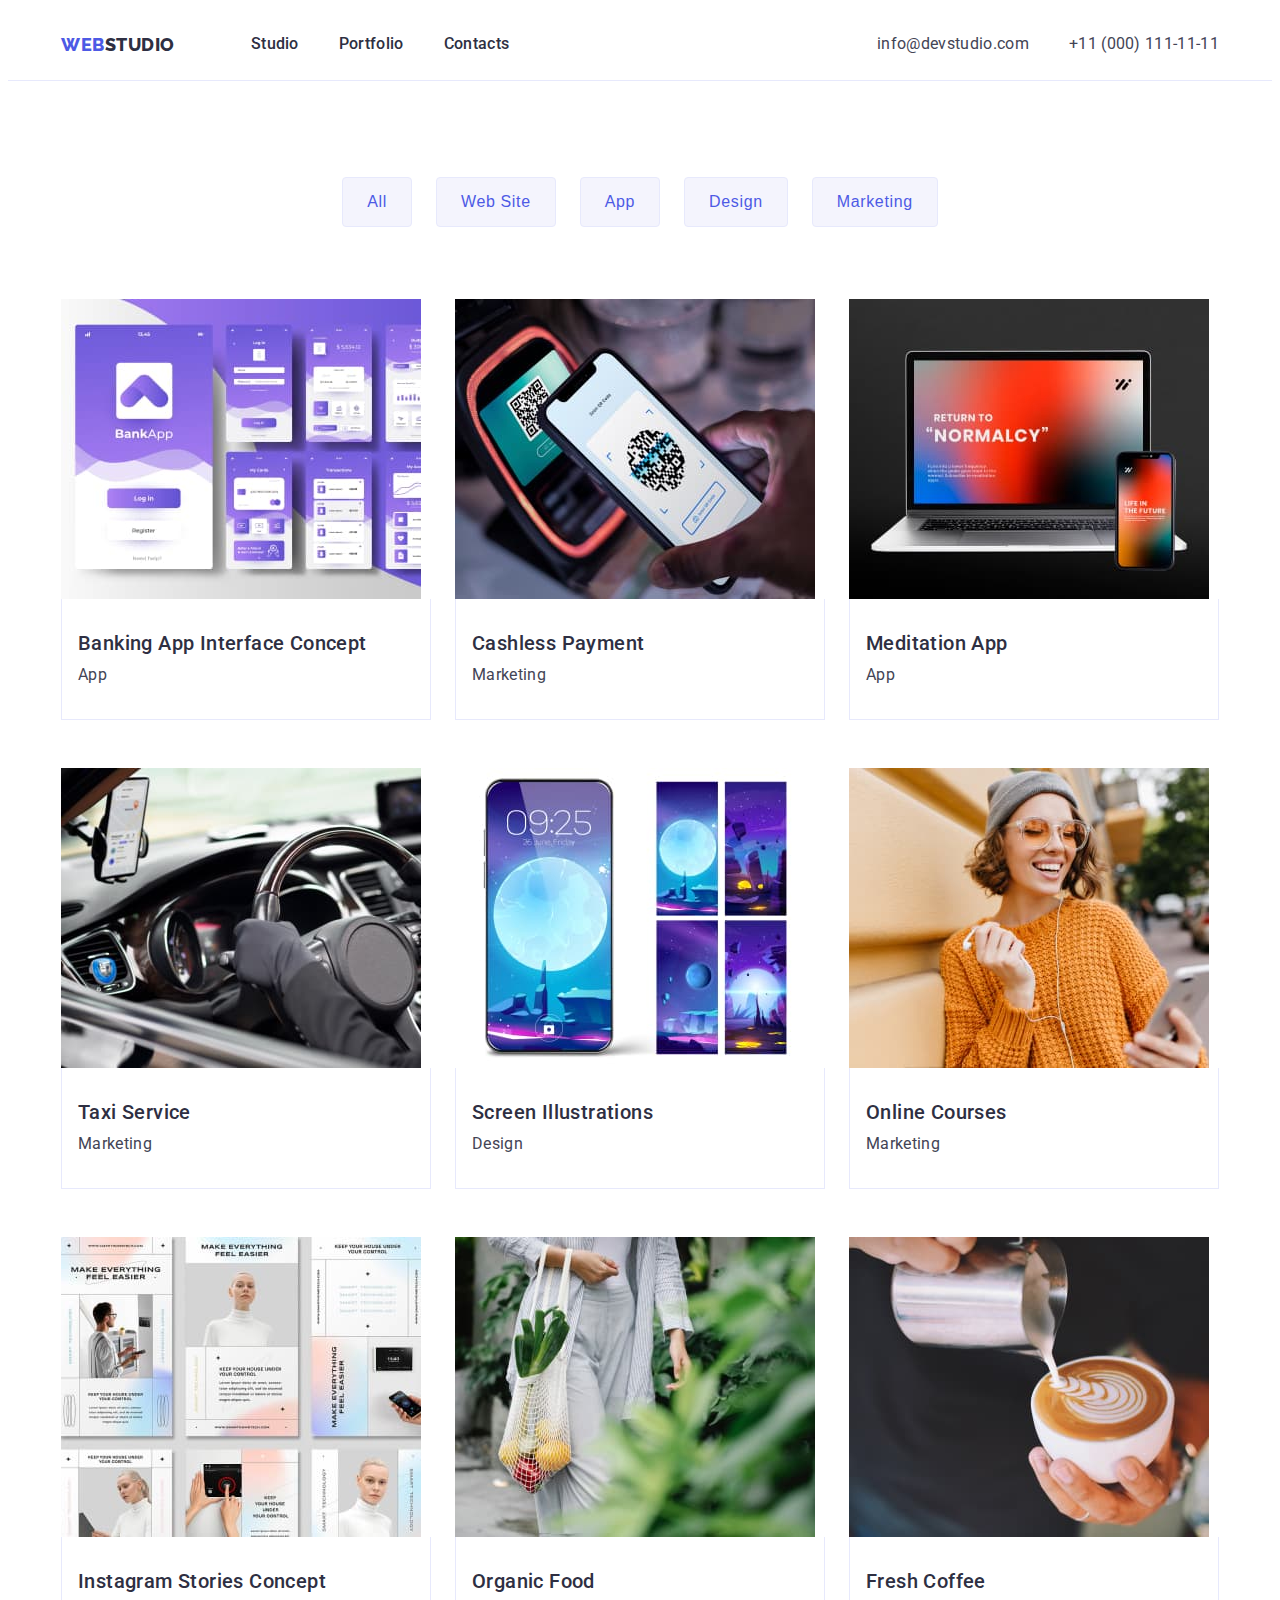
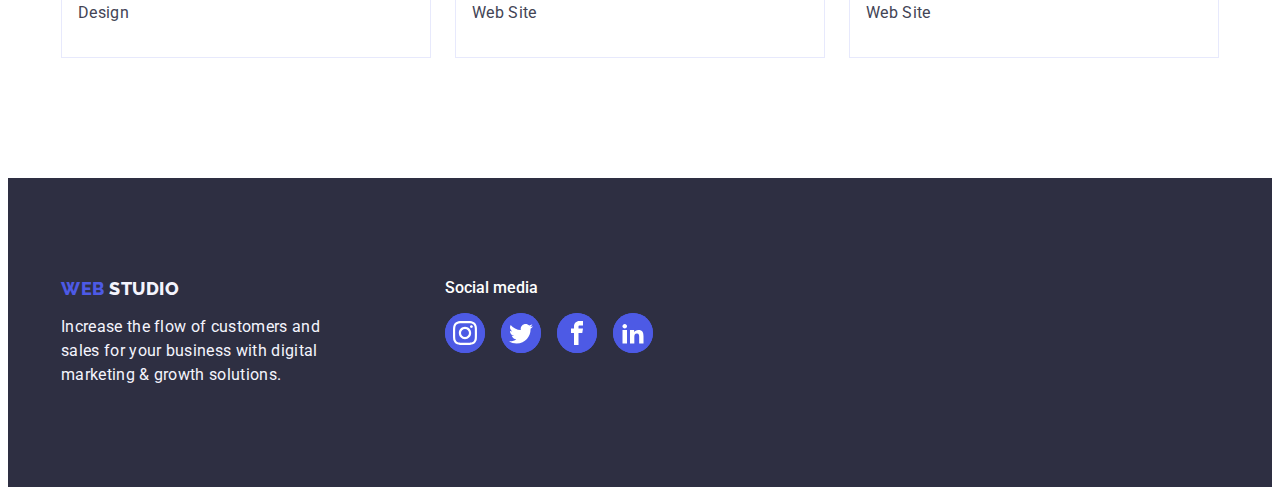
<file: portfolio.html>
<!DOCTYPE html>
<html lang="en">
  <head>
    <link rel="stylesheet" href="css/styles.css" />
    <link rel="preconnect" href="https://fonts.googleapis.com" />
    <link rel="preconnect" href="https://fonts.gstatic.com" crossorigin />
    <link
      href="https://fonts.googleapis.com/css2?family=Raleway:wght@800&family=Roboto:wght@400;500;700;900&display=swap"
      rel="stylesheet"
    />
    <link
      rel="stylesheet"
      href="https://cdnjs.cloudflare.com/ajax/libs/modern-normalize/2.0.0/modern-normalize.min.css"
      integrity="sha512-4xo8blKMVCiXpTaLzQSLSw3KFOVPWhm/TRtuPVc4WG6kUgjH6J03IBuG7JZPkcWMxJ5huwaBpOpnwYElP/m6wg=="
      crossorigin="anonymous"
      referrerpolicy="no-referrer"
    />
    <meta charset="UTF-8" />
    <meta http-equiv="X-UA-Compatible" content="IE=edge" />
    <meta name="viewport" content="width=device-width, initial-scale=1.0" />
    <title>Portfolio - WebStudio</title>
  </head>

  <body>
    <header class="header-line">
      <div class="container top-line">
        <nav class="navigation">
          <a href="./index.html" class="logo">
            <span class="logo-accent">Web</span><span>Studio</span>
          </a>
          <ul class="top-menu">
            <li><a href="./index.html" class="nav-link link">Studio</a></li>
            <li>
              <a href="./portfolio.html" class="nav-link link">Portfolio</a>
            </li>
            <li><a href="" class="nav-link link">Contacts</a></li>
          </ul>
        </nav>
        <address>
          <ul class="contacts">
            <li>
              <a href="mailto:info@devstudio.com" class="contact-link link"
                >info@devstudio.com</a
              >
            </li>
            <li>
              <a href="tel:+110001111111" class="contact-link link"
                >+11 (000) 111-11-11</a
              >
            </li>
          </ul>
        </address>
      </div>
    </header>

    <main>
      <section class="portfolio-section">
        <div class="container">
          <h1 class="visually-hidden">Portfolio Page</h1>
          <ul class="filters">
            <li><button type="button" class="filter-button">All</button></li>
            <li>
              <button type="button" class="filter-button">Web Site</button>
            </li>
            <li><button type="button" class="filter-button">App</button></li>
            <li><button type="button" class="filter-button">Design</button></li>
            <li>
              <button type="button" class="filter-button">Marketing</button>
            </li>
          </ul>

          <ul class="projects-list">
            <li>
              <img
                class="img"
                src="./images/picture/bankapp.jpg"
                alt="screens of banking mobilephone aplication "
                width="360"
                height="300"
              />
              <div class="card-description">
                <h3 class="project-name">Banking App Interface Concept</h3>
                <p class="project-type">App</p>
              </div>
            </li>
            <li>
              <img
                class="img"
                src="./images/picture/phoneone.jpg"
                alt="payment by mobile phone"
                width="360"
                height="300"
              />
              <div class="card-description">
                <h3 class="project-name">Cashless Payment</h3>
                <p class="project-type">Marketing</p>
              </div>
            </li>
            <li>
              <img
                class="img"
                src="./images/picture/laptop.jpg"
                alt="laptop and mobile phone with the same app on screen"
                width="360"
                height="300"
              />
              <div class="card-description">
                <h3 class="project-name">Meditation App</h3>
                <p class="project-type">App</p>
              </div>
            </li>
            <li>
              <img
                class="img"
                src="./images/picture/interiorcar.jpg"
                alt="interior of car"
                width="360"
                height="300"
              />
              <div class="card-description">
                <h3 class="project-name">Taxi Service</h3>
                <p class="project-type">Marketing</p>
              </div>
            </li>
            <li>
              <img
                class="img"
                src="./images/picture/phone2.jpg"
                alt="5 phone wallpapers"
                width="360"
                height="300"
              />
              <div class="card-description">
                <h3 class="project-name">Screen Illustrations</h3>
                <p class="project-type">Design</p>
              </div>
            </li>
            <li>
              <img
                class="img"
                src="./images/picture/women1.jpg"
                alt="happy woman look at the phone"
                width="360"
                height="300"
              />
              <div class="card-description">
                <h3 class="project-name">Online Courses</h3>
                <p class="project-type">Marketing</p>
              </div>
            </li>
            <li>
              <img
                class="img"
                src="./images/picture/picturetwo.jpg"
                alt="some screenshots of instagram stories"
                width="360"
                height="300"
              />
              <div class="card-description">
                <h3 class="project-name">Instagram Stories Concept</h3>
                <p class="project-type">Design</p>
              </div>
            </li>
            <li>
              <img
                class="img"
                src="images/picture/pictureone.jpg"
                alt="fruit in a net held by a woman"
                width="360"
                height="300"
              />
              <div class="card-description">
                <h3 class="project-name">Organic Food</h3>
                <p class="project-type">Web Site</p>
              </div>
            </li>
            <li>
              <img
                class="img"
                src="images/picture/cofee.jpg"
                alt="making a pattern on coffee close-up"
                width="360"
                height="300"
              />
              <div class="card-description">
                <h3 class="project-name">Fresh Coffee</h3>
                <p class="project-type">Web Site</p>
              </div>
            </li>
          </ul>
        </div>
      </section>
    </main>

    <footer class="footer-bg">
      <div class="container footer-wrapper">
        <div>
          <a href="./index.html" class="footer-logo">
            <span class="logo-accent">Web</span>
            <span class="logo-accent-white">Studio</span>
          </a>
          <p class="footer-slogan">
            Increase the flow of customers and sales for your business with
            digital marketing & growth solutions.
          </p>
        </div>
        <div class="footer-social">
          <span class="footer-social-title">Social media</span>
          <ul class="footer-social-icons">
            <li>
              <a href="" class="social-icon-footer">
                <svg width="24px" height="24px">
                  <use href="./images/icons.svg#icon-instagram"></use>
                </svg>
              </a>
            </li>
            <li>
              <a href="" class="social-icon-footer">
                <svg width="24px" height="24px">
                  <use href="./images/icons.svg#icon-twitter"></use>
                </svg>
              </a>
            </li>
            <li>
              <a href="" class="social-icon-footer">
                <svg width="24px" height="24px">
                  <use href="./images/icons.svg#icon-facebook"></use>
                </svg>
              </a>
            </li>
            <li>
              <a href="" class="social-icon-footer">
                <svg width="24px" height="24px">
                  <use href="./images/icons.svg#icon-linkedin2"></use>
                </svg>
              </a>
            </li>
          </ul>
        </div>
      </div>
    </footer>
  </body>
</html>
</file>
<file: css/styles.css>
body {
  font-family: "Roboto", sans-serif;
  color: var(--text);
}

:root {
  --dark: #2e2f42;
  --text: #434455;
  --primary-brand: #4d5ae5;
  --link-active: #404bbf;
  --white: #fff;
  --light: #f4f4fd;
  --cornflower: #e7e9fc;
  --button-shadow: rgba(0, 0, 0, 0.15);
  --portfolio-shadow: 0px 2px 1px 0px rgba(46, 47, 66, 0.08),
    0px 1px 1px 0px rgba(46, 47, 66, 0.16),
    0px 1px 6px 0px rgba(46, 47, 66, 0.08);
  --success: #31d0aa;
  --light-slate: #8e8f99;
}

.link {
  text-decoration: none;
}

h1,
h2,
h3,
h4,
h5,
h6,
p{
  margin: 0;
}

button{
  cursor: pointer;
  border: none;
  border-radius: 4px;
}

ul,
ol{
  list-style: none;
  margin: 0;
  padding-left: 0;
}

a{
  text-decoration: none;
  /*color: inherit; */
}

.visually-hidden {
  position: absolute;
  width: 1px;
  height: 1px;
  margin: -1px;
  border: 0;
  padding: 0;
  
  white-space: nowrap;
  clip-path: inset(100%);
  clip: rect(0 0 0 0);
  overflow: hidden;
}


.logo {
  color: var(--dark);
  text-decoration: none;
  font-family: "Raleway";
  font-size: 18px;
  font-weight: 800;
  line-height: 1.17;
  letter-spacing: 0.54px;
  text-transform: uppercase;
  padding-top: 25.5px;
  padding-bottom: 25.5px;
}

.logo-accent {
  color: var(--primary-brand);
}

.top-menu {
  display: flex;
  gap: 40px;
  list-style-type: none;
  padding: 24px 0;
  margin: 0;
  margin-left: 76px;
}

.nav-link{
  color: var(--dark);
  font-size: 16px;
  font-weight: 500;
  line-height: 150%;
  letter-spacing: 0.32px;
}

.link:hover,
.link:focus {
  color: var(--link-active);
}

.contacts {
  display: flex;
  gap: 40px;
  list-style-type: none;
  padding-left: 0;
  padding-top: 24px;
  padding-bottom: 24px;
  margin: 0;
}

.contact-link {
  font-style: normal;
  color: var(--text);
  font-size: 16px;
  line-height: 150%;
  letter-spacing: 0.32px;
}

.hero-image {
  background-image: linear-gradient(to bottom, rgba(46, 47, 66, 0.7), rgba(46, 47, 66, 0.7)),    url('../images/picture/people-office.jpg');
  background-size: cover;
  background-repeat: no-repeat; 
  padding-bottom: 188px;
  padding-top: 188px;
  text-align: center;
  max-width: 1400px;
  height: 600px;
  margin: 0 auto;
}

.title {
  color: var(--white);
  text-align: center;
  font-size: 56px;
  font-weight: 700;
  line-height: 107.143%;
  letter-spacing: 1.12px;
  margin: 0 auto;
  margin-bottom: 48px;
  width: 496px;
}

.hero-button {
  cursor: pointer;
  background: var(--primary-brand);
  color: var(--white);
  font-size: 16px;
  font-weight: 500;
  line-height: 150%;
  letter-spacing: 0.64px;
  font-style: "inherit";
  padding: 16px 32px;
  border-radius: 4px;
  box-shadow: 0px 4px 4px 0px var(--button-shadow);
  border: none;
}

.hero-button:hover,
.hero-button:focus {
  background-color: var(--link-active);
}

.feature-list {
  display: flex;
  gap: 24px;
  list-style-type: none;
  margin: 0px;
  padding: 0px
}

.feature {
  color: var(--dark);
  font-size: 20px;
  font-weight: 500;
  line-height: 120%;
  letter-spacing: 0.4px;
  margin-bottom: 8px;
  margin-top: 0px;
}

.feature-description {
  font-size: 16px;
  line-height: 150%;
  letter-spacing: 0.32px;
  margin: 0px;
}

.spec-header {
  color: var(--dark);
  text-align: center;
  font-size: 36px;
  font-weight: 700;
  line-height: 111.111%;
  letter-spacing: 0.72px;
  text-transform: capitalize;
  margin: 0px;
  margin-bottom: 72px;
}

.team-header {
  color: var(--dark);
  text-align: center;
  font-size: 36px;
  font-weight: 700;
  line-height: 111.111%;
  letter-spacing: 0.72px;
  text-transform: capitalize;
  margin-bottom: 72px;
}

.header {
  color: var(--dark);
  text-align: center;
  font-size: 36px;
  font-weight: 700;
  line-height: 111.111%;
  letter-spacing: 0.72px;
  text-transform: capitalize;
  padding-top: 0px;
  padding: 24px 0;
}
.spec-list {
  display: flex;
  gap: 24px;
  justify-content: center;
  list-style-type: none;
  padding: 0;
  margin: 0;
}
.team-list {
  display: flex;
  gap: 24px;
  justify-content: center;
  list-style-type: none;
  margin: 0;
  padding: 0;
}
.team-box {
  background: var(--light);
  padding: 120px 0;
}

.team-social-icons{
  display: flex;
  gap: 24px;
  margin-top: 8px;
  justify-content: center;
}

.icons-wrapper{
background:#4D5AE5;
border-radius: 50%;
display: flex;
justify-content: center;
align-items: center;
width: 40px;
height: 40px;
fill: var(--light);

}


.worker-name {
  color: var(--dark);
  text-align: center;
  font-size: 20px;
  font-weight: 500;
  line-height: 120%;
  letter-spacing: 0.4px;
  padding: 0px;
  margin: 0;
  margin-bottom: 8px;
  
}

.work-name1{
  padding-top: 32px;
  padding-bottom: 32px;
}

.worker-description {
  text-align: center;
  font-size: 16px;
  line-height: 150%;
  letter-spacing: 0.32px;
  margin: 0;
}
.footer-bg {
  background: var(--dark);
  padding: 100px 0;
}
.logo-accent-white {
  color: var(--light);
}
.footer-slogan {
  color: var(--light);
  font-style: normal;
  font-size: 16px;
  line-height: 150%;
  letter-spacing: 0.32px;
  width: 264px;
  margin: 0%;
  margin-top: 16px;
}

.footer-logo{
  color: var(--dark);
  text-decoration: none;
  font-family: "Raleway";
  font-size: 18px;
  font-weight: 800;
  line-height: 1.17;
  letter-spacing: 0.54px;
  text-transform: uppercase;

}

.filters {
  display: flex;
  justify-content: center;
  gap: 24px;
  list-style-type: none;
  margin-bottom: 72px;
  padding-left: 0px;
  
}

.filter-button {
  color: var(--primary-brand);
  background: var(--light);
  text-align: center;
  font-size: 16px;
  font-weight: 500;
  line-height: 150%;
  letter-spacing: 0.64px;
  font-style: "inherit";
  cursor: pointer;
  padding: 12px 24px;
  border-radius: 4px;
  border: 1px solid var(--cornflower);
}
.filter-button:hover,
.filter-button:focus {
  background-color: var(--link-active);
  color: var(--light);
  box-shadow: 0px 2px 2px 0px rgba(0, 0, 0, 0.12),
    0px 2px 1px 0px rgba(0, 0, 0, 0.08), 0px 3px 1px 0px rgba(0, 0, 0, 0.1);
  border: 1px solid var(--link-active);
}

.projects-list {
  list-style-type: none;
  display: flex;
  flex-wrap: wrap;
  row-gap: 48px;
  column-gap: 24px;
  margin: 0;
  padding: 0;
}

.projects-list li:hover {

box-shadow: var(--portfolio-shadow);
cursor: pointer;

}
.project-name {
  color: var(--dark);
  font-size: 20px;
  font-weight: 500;
  line-height: 120%;
  letter-spacing: 0.4px;
  margin-top: 0;
  margin-bottom: 8px;
}
.project-type {
  font-size: 16px;
  line-height: 150%;
  letter-spacing: 0.32px;
  margin: 0;
}

.container {
  width: 1158px;
  padding: 0px 15px;
  margin: 0 auto;
}

.section {
  padding-top: 120px;
  padding-bottom: 120px;
}

.section-header{
  color:var(--dark);
  text-align: center;
  font-size: 36px;
  font-weight: 700;
  line-height: 1.11;
  letter-spacing: 0.72px;
  text-transform: capitalize;
  margin-bottom: 72px;
}

.doing-section{
  padding-top: 0;
}


.top-line {
  display: flex;
  align-items: center;
}

.navigation {
  display: flex;
  align-items: center;
  margin-right: auto;
}

.header-line {
  border-bottom: 1px solid var(--cornflower);
}
.team-list > li {
  background-color: var(--white);
  box-shadow: 0px 2px 1px 0px rgba(46, 47, 66, 0.08),
    0px 1px 1px 0px rgba(46, 47, 66, 0.16),
    0px 1px 6px 0px rgba(46, 47, 66, 0.08);
  border-radius: 0px 0px 4px 4px;
}

.projects-list > li {
  flex-basis: calc((100% - 48px) / 3);
}

.card-description {
  background-color: var(--white);
  border-color: var(--cornflower);
  border-style: solid;
  border-right-width: 1px;
  border-bottom-width: 1px;
  border-left-width: 1px;
  border-top-width: 0;
  padding: 32px 16px;
}

.projects-list img {
  display: block;
}
.team-list img {
  display: block;
}

img{
  display: block;
  max-width:100%;
  height: auto;
}

.feature-icon{
  box-sizing: content-box;
  background-color: var(--light);
  width: 100%;
  border-radius: 4px;
  padding-top: 24px;
  padding-bottom: 24px;

}

.customers {
  display: flex;
  gap: 24px;
  justify-content: center;
}



.footer-wrapper{
  display: flex;
}

.footer-social-title{
  color:var(--white);
  font-weight: 500;
}

.footer-social-icons{
  display: flex;
  gap: 16px;


}

.footer-social-icons li {
  display: flex;
  margin-top: 16px;
  justify-content: center;
  background:#4D5AE5;
  width: 40px;
height: 40px;
gap: 24px;
border-radius: 50%;
align-items: center;
  
}

.footer-social-icons :is(:hover, :focus){
  background-color: var(--success);
  cursor: pointer;
}

.footer-social{
margin-left: 120px;
}

.footer-social-icons svg:hover{

  cursor: pointer;

}

.portfolio-section{
  padding-top: 96px;
  padding-bottom: 120px;
}

.customer-icon{ 
  fill: #8E8F99;
  width: 168px;
  height: 88px;
  flex-shrink: 0;
  border: 1px solid #8E8F99;
  border-radius: 4px;
}

.customer-icon:hover {
border-color: var(--link-active);
fill: var(--link-active);
cursor: pointer;
}

.social-icon {
  display: flex;
  width: 40px;
  height: 40px;
  border-radius: 50%;
  align-items: center;
  justify-content: center;
  background-color: var(--primary-brand);
  fill: white;
}

.social-icon:hover,
.social-icon:focus {
  background-color: var(--link-active);
}

.social-icon-footer {
  display: flex;
  width: 40px;
  height: 40px;
  border-radius: 50%;
  align-items: center;
  justify-content: center;
  background-color: var(--primary-brand);
  fill: white;
}

.social-icon-footer:hover,
.social-icon-footer:focus {
  background-color: var(--success);
}
</file>
